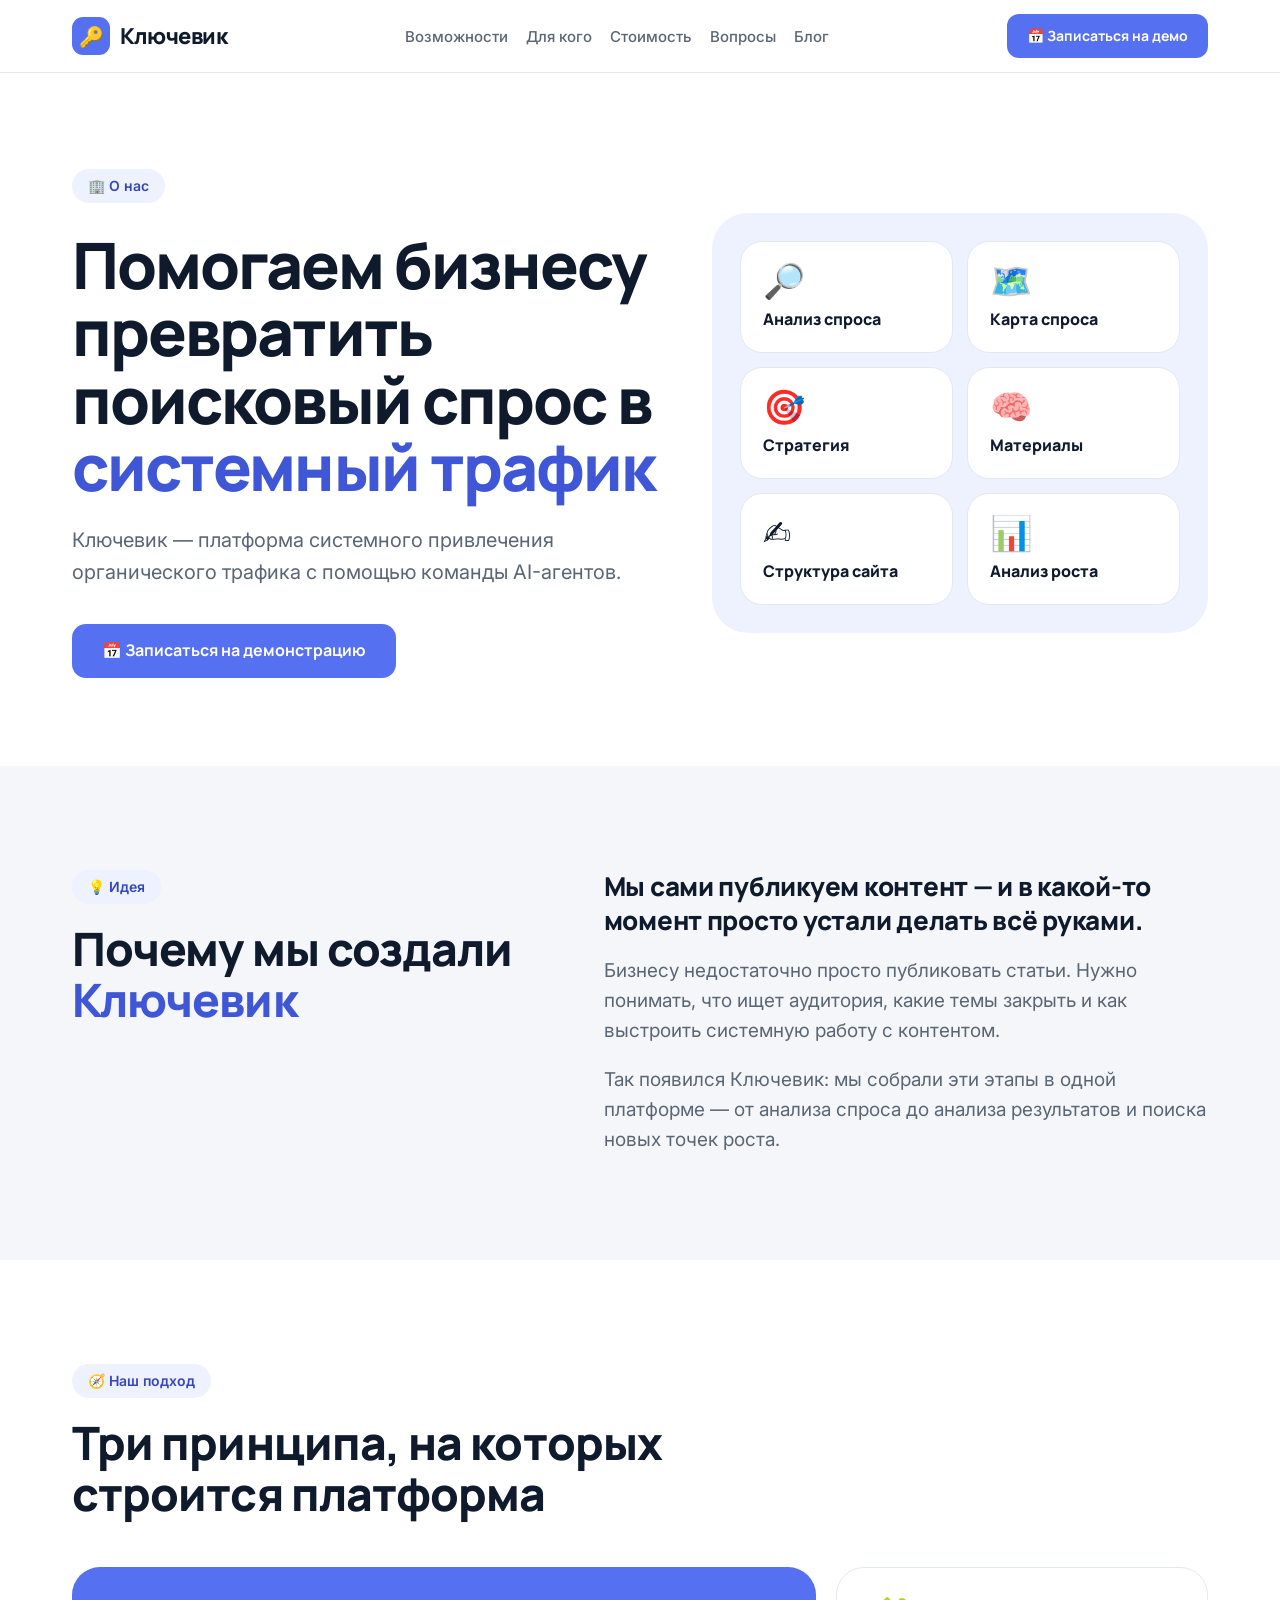
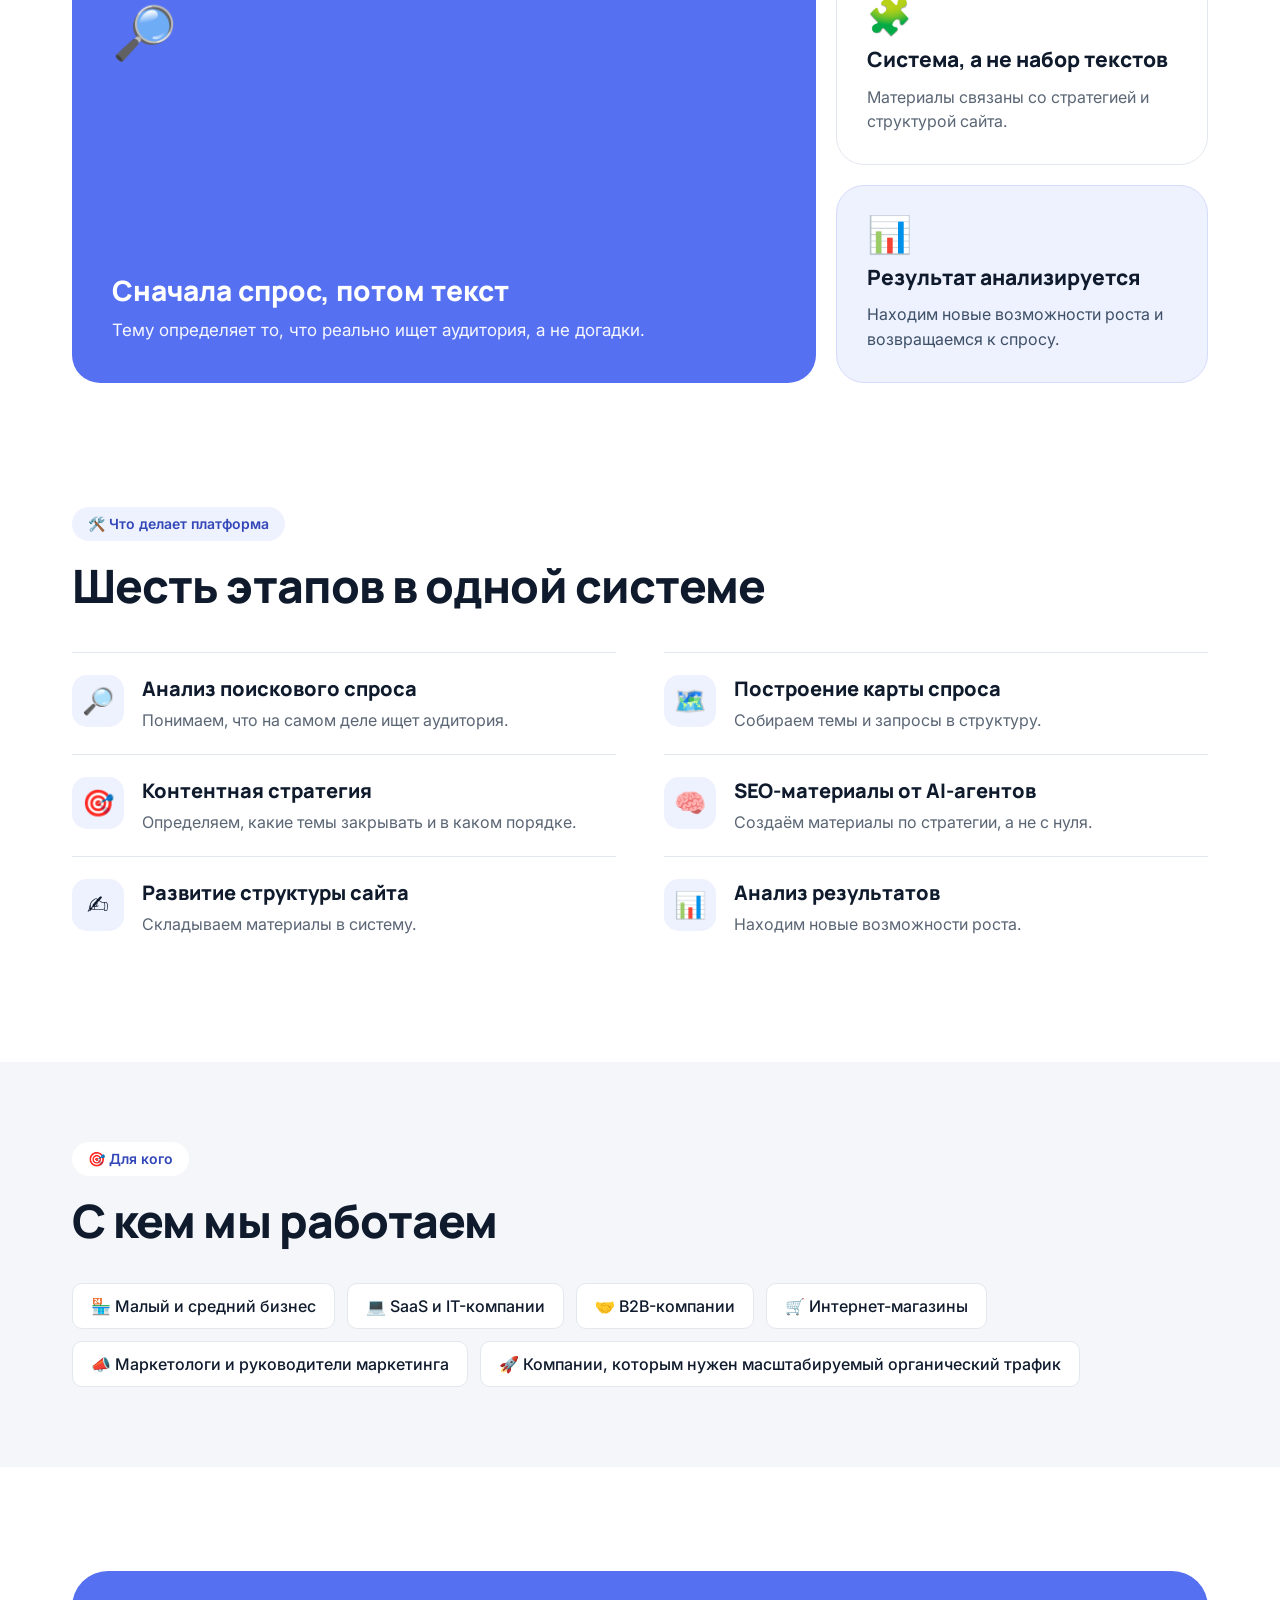
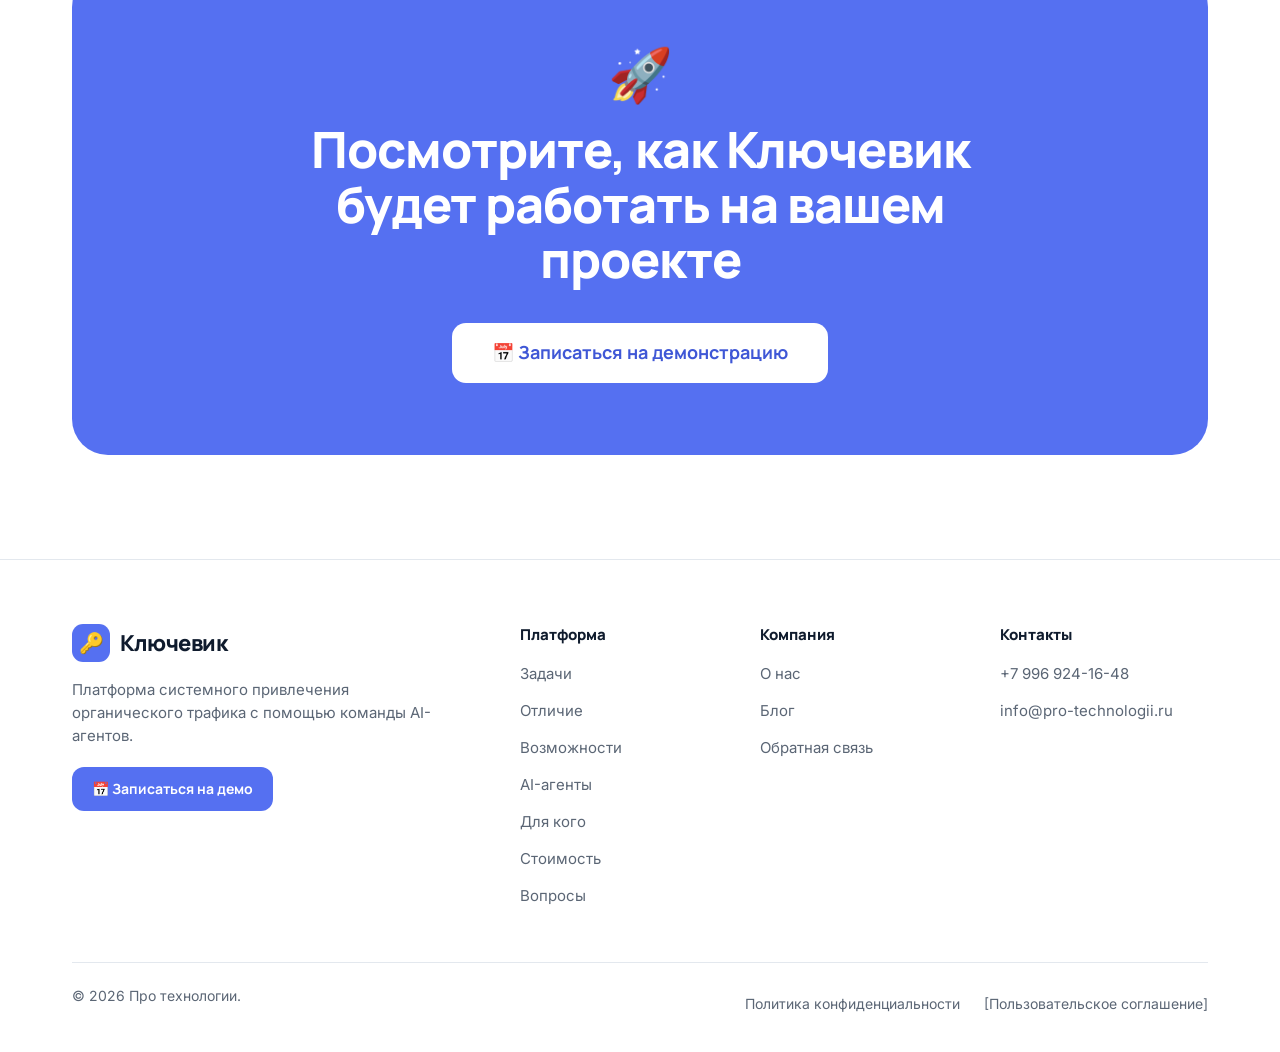
<file: about.html>
<!doctype html>
<html lang="ru">
<head>
<meta charset="utf-8">
<meta name="viewport" content="width=device-width, initial-scale=1">
<title>О нас — Ключевик</title>
<meta name="description" content="Ключевик — платформа системного привлечения органического трафика с помощью команды AI-агентов. Почему мы её создали и на чём она строится.">
<link rel="preconnect" href="https://fonts.googleapis.com">
<link rel="preconnect" href="https://fonts.gstatic.com" crossorigin>
<!-- шрифты не блокируют отрисовку: пока не загрузились, показывается системный -->
<link rel="stylesheet" href="https://fonts.googleapis.com/css2?family=Manrope:wght@600;700;800&family=Inter:wght@400;500;600&display=swap" media="print" onload="this.media='all'">
<noscript><link rel="stylesheet" href="https://fonts.googleapis.com/css2?family=Manrope:wght@600;700;800&family=Inter:wght@400;500;600&display=swap"></noscript>
<link rel="stylesheet" href="styles.css">
</head>
<body id="top">

<a class="skip" href="#main">Перейти к содержимому</a>

<!-- ШАПКА -->
<header class="header">
  <div class="wrap header__row">
    <a class="logo" href="/"><span class="logo__mark" aria-hidden="true">🔑</span>Ключевик</a>
    <nav class="nav" aria-label="Основное меню">
      <a href="/#features">Возможности</a>
      <a href="/#audience">Для кого</a>
      <a href="/#calc">Стоимость</a>
      <a href="/#faq">Вопросы</a>
      <a href="/blog/">Блог</a>
    </nav>
    <div class="header__actions">
      <button class="btn btn--sm" type="button" data-open-modal><span class="hide-phone">📅 Записаться на демо</span><span class="show-phone">📅 Демо</span></button>
      <button class="burger" id="burger" type="button" aria-label="Меню" aria-expanded="false" aria-controls="mobile-menu">☰</button>
    </div>
  </div>
  <div class="mmenu" id="mobile-menu" hidden>
    <a href="/#features">Возможности</a>
    <a href="/#audience">Для кого</a>
    <a href="/#calc">Стоимость</a>
    <a href="/#faq">Вопросы</a>
    <a href="/blog/">Блог</a>
    <button class="btn" type="button" data-open-modal>📅 Записаться на демо</button>
  </div>
</header>

<main id="main">

<!-- О НАС: ПЕРВЫЙ ЭКРАН -->
<section class="ahero">
  <div class="wrap ahero__grid">
    <div>
      <span class="pill">🏢 О нас</span>
      <h1>Помогаем бизнесу превратить поисковый спрос в <span class="accent">системный трафик</span></h1>
      <p class="lead">Ключевик — платформа системного привлечения органического трафика с помощью команды AI-агентов.</p>
      <button class="btn" type="button" data-open-modal><span class="hide-phone">📅 Записаться на демонстрацию</span><span class="show-phone">📅 Записаться на демо</span></button>
    </div>
    <div class="tiles" aria-hidden="true">
      <div class="tile"><span>🔎</span><b>Анализ спроса</b></div>
      <div class="tile"><span>🗺️</span><b>Карта спроса</b></div>
      <div class="tile"><span>🎯</span><b>Стратегия</b></div>
      <div class="tile"><span>🧠</span><b>Материалы</b></div>
      <div class="tile"><span>✍️</span><b>Структура сайта</b></div>
      <div class="tile"><span>📊</span><b>Анализ роста</b></div>
    </div>
  </div>
</section>

<!-- О НАС: ПОЧЕМУ -->
<section class="section section--soft">
  <div class="wrap idea">
    <div class="idea__head">
      <span class="pill">💡 Идея</span>
      <h2 class="h2">Почему мы создали <span class="accent">Ключевик</span></h2>
    </div>
    <div class="idea__text">
      <p class="idea__lead">Мы сами публикуем контент — и в какой-то момент просто устали делать всё руками.</p>
      <p>Бизнесу недостаточно просто публиковать статьи. Нужно понимать, что ищет аудитория, какие темы закрыть и как выстроить системную работу с контентом.</p>
      <p>Так появился Ключевик: мы собрали эти этапы в одной платформе — от анализа спроса до анализа результатов и поиска новых точек роста.</p>
    </div>
  </div>
</section>

<!-- О НАС: ПОДХОД -->
<section class="section">
  <div class="wrap">
    <div class="head">
      <span class="pill">🧭 Наш подход</span>
      <h2 class="h2">Три принципа, на которых строится платформа</h2>
    </div>
    <div class="princ">
      <article class="lift princ__main">
        <span class="princ__emoji" aria-hidden="true">🔎</span>
        <div><h3>Сначала спрос, потом текст</h3><p>Тему определяет то, что реально ищет аудитория, а не догадки.</p></div>
      </article>
      <div class="princ__side">
        <article class="lift card card--line"><span class="card__emoji" aria-hidden="true" style="font-size:36px">🧩</span><h3>Система, а не набор текстов</h3><p>Материалы связаны со стратегией и структурой сайта.</p></article>
        <article class="lift card card--mist"><span class="card__emoji" aria-hidden="true" style="font-size:36px">📊</span><h3>Результат анализируется</h3><p>Находим новые возможности роста и возвращаемся к спросу.</p></article>
      </div>
    </div>
  </div>
</section>

<!-- О НАС: ЭТАПЫ -->
<section class="section section--stages">
  <div class="wrap">
    <div class="head">
      <span class="pill">🛠️ Что делает платформа</span>
      <h2 class="h2">Шесть этапов в одной системе</h2>
    </div>
    <ul class="stages">
      <li><span class="stages__ico" aria-hidden="true">🔎</span><div><h3>Анализ поискового спроса</h3><p>Понимаем, что на самом деле ищет аудитория.</p></div></li>
      <li><span class="stages__ico" aria-hidden="true">🗺️</span><div><h3>Построение карты спроса</h3><p>Собираем темы и запросы в структуру.</p></div></li>
      <li><span class="stages__ico" aria-hidden="true">🎯</span><div><h3>Контентная стратегия</h3><p>Определяем, какие темы закрывать и в каком порядке.</p></div></li>
      <li><span class="stages__ico" aria-hidden="true">🧠</span><div><h3>SEO-материалы от AI-агентов</h3><p>Создаём материалы по стратегии, а не с нуля.</p></div></li>
      <li><span class="stages__ico" aria-hidden="true">✍️</span><div><h3>Развитие структуры сайта</h3><p>Складываем материалы в систему.</p></div></li>
      <li><span class="stages__ico" aria-hidden="true">📊</span><div><h3>Анализ результатов</h3><p>Находим новые возможности роста.</p></div></li>
    </ul>
  </div>
</section>

<!-- О НАС: ДЛЯ КОГО -->
<section class="section section--soft section--who">
  <div class="wrap">
    <div class="head">
      <span class="pill pill--white">🎯 Для кого</span>
      <h2 class="h2">С кем мы работаем</h2>
    </div>
    <div class="who">
      <span class="chip">🏪 Малый и средний бизнес</span>
      <span class="chip">💻 SaaS и IT-компании</span>
      <span class="chip">🤝 B2B-компании</span>
      <span class="chip">🛒 Интернет-магазины</span>
      <span class="chip">📣 Маркетологи и руководители маркетинга</span>
      <span class="chip">🚀 Компании, которым нужен масштабируемый органический трафик</span>
    </div>
  </div>
</section>

<!-- О НАС: ПРИЗЫВ -->
<section class="section">
  <div class="wrap">
    <div class="final">
      <div class="final__emoji" aria-hidden="true">🚀</div>
      <h2>Посмотрите, как Ключевик будет работать на вашем проекте</h2>
      <button class="btn btn--white btn--lg" type="button" data-open-modal><span class="hide-phone">📅 Записаться на демонстрацию</span><span class="show-phone">📅 Записаться на демо</span></button>
    </div>
  </div>
</section>

</main>

<!-- ПОДВАЛ -->
<footer class="footer">
  <div class="wrap">
    <div class="footer__grid">
      <div class="footer__about">
        <div class="logo"><span class="logo__mark" aria-hidden="true">🔑</span>Ключевик</div>
        <p>Платформа системного привлечения органического трафика с помощью команды AI-агентов.</p>
        <button class="btn btn--sm" type="button" data-open-modal>📅 Записаться на демо</button>
      </div>
      <nav class="footer__col" aria-label="Платформа">
        <h4>Платформа</h4>
        <a href="/#problems">Задачи</a><a href="/#difference">Отличие</a><a href="/#features">Возможности</a><a href="/#agents">AI-агенты</a><a href="/#audience">Для кого</a><a href="/#calc">Стоимость</a><a href="/#faq">Вопросы</a>
      </nav>
      <nav class="footer__col" aria-label="Компания">
        <h4>Компания</h4>
        <a href="/about" aria-current="page">О нас</a><a href="/blog/">Блог</a><a href="/#contact">Обратная связь</a>
      </nav>
      <div class="footer__col">
        <h4>Контакты</h4>
        <span><a href="tel:+79969241648">+7 996 924-16-48</a></span><span><a href="mailto:info@pro-technologii.ru">info@pro-technologii.ru</a></span>
      </div>
    </div>
    <div class="footer__bottom">
      <span>© 2026 Про технологии.</span>
      <span class="footer__legal"><a href="/privacy">Политика конфиденциальности</a><a href="#">[Пользовательское соглашение]</a></span>
    </div>
  </div>
</footer>

<!-- ПОП-АП -->
<dialog class="modal" id="modal" aria-labelledby="modal-title">
  <button class="x" type="button" aria-label="Закрыть" data-close-modal>✕</button>
  <form class="form" id="demo-form">
    <div>
      <div class="modal__emoji" aria-hidden="true">📅</div>
      <h3 id="modal-title">Запишитесь на демонстрацию</h3>
      <p>Покажем, как Ключевик превращает поисковый спрос в органический трафик. Оставьте контакты — свяжемся.</p>
    </div>
    <label>Имя<input class="inp" type="text" name="name" autocomplete="name" required placeholder="Как к вам обращаться"></label>
    <label>Телефон<input class="inp" type="tel" name="phone" autocomplete="tel" required placeholder="+7 ___ ___-__-__"></label>
    <label>Сайт<input class="inp" type="text" name="site" required placeholder="example.ru"></label>
    <label class="agree"><input type="checkbox" required><span>Согласен на обработку персональных данных и с <a href="/privacy" target="_blank" rel="noopener">политикой конфиденциальности</a></span></label>
    <button class="btn btn--block" type="submit">Записаться на демо</button>
  </form>
  <div class="done" id="demo-done" hidden>
    <div class="done__emoji" aria-hidden="true">🎉</div>
    <h3>Заявка отправлена!</h3>
    <p>Спасибо! Мы свяжемся с вами, чтобы согласовать время демонстрации.</p>
    <button class="btn" type="button" data-close-modal>Отлично</button>
  </div>
</dialog>

<script src="script.js"></script>
</body>
</html>
</file>
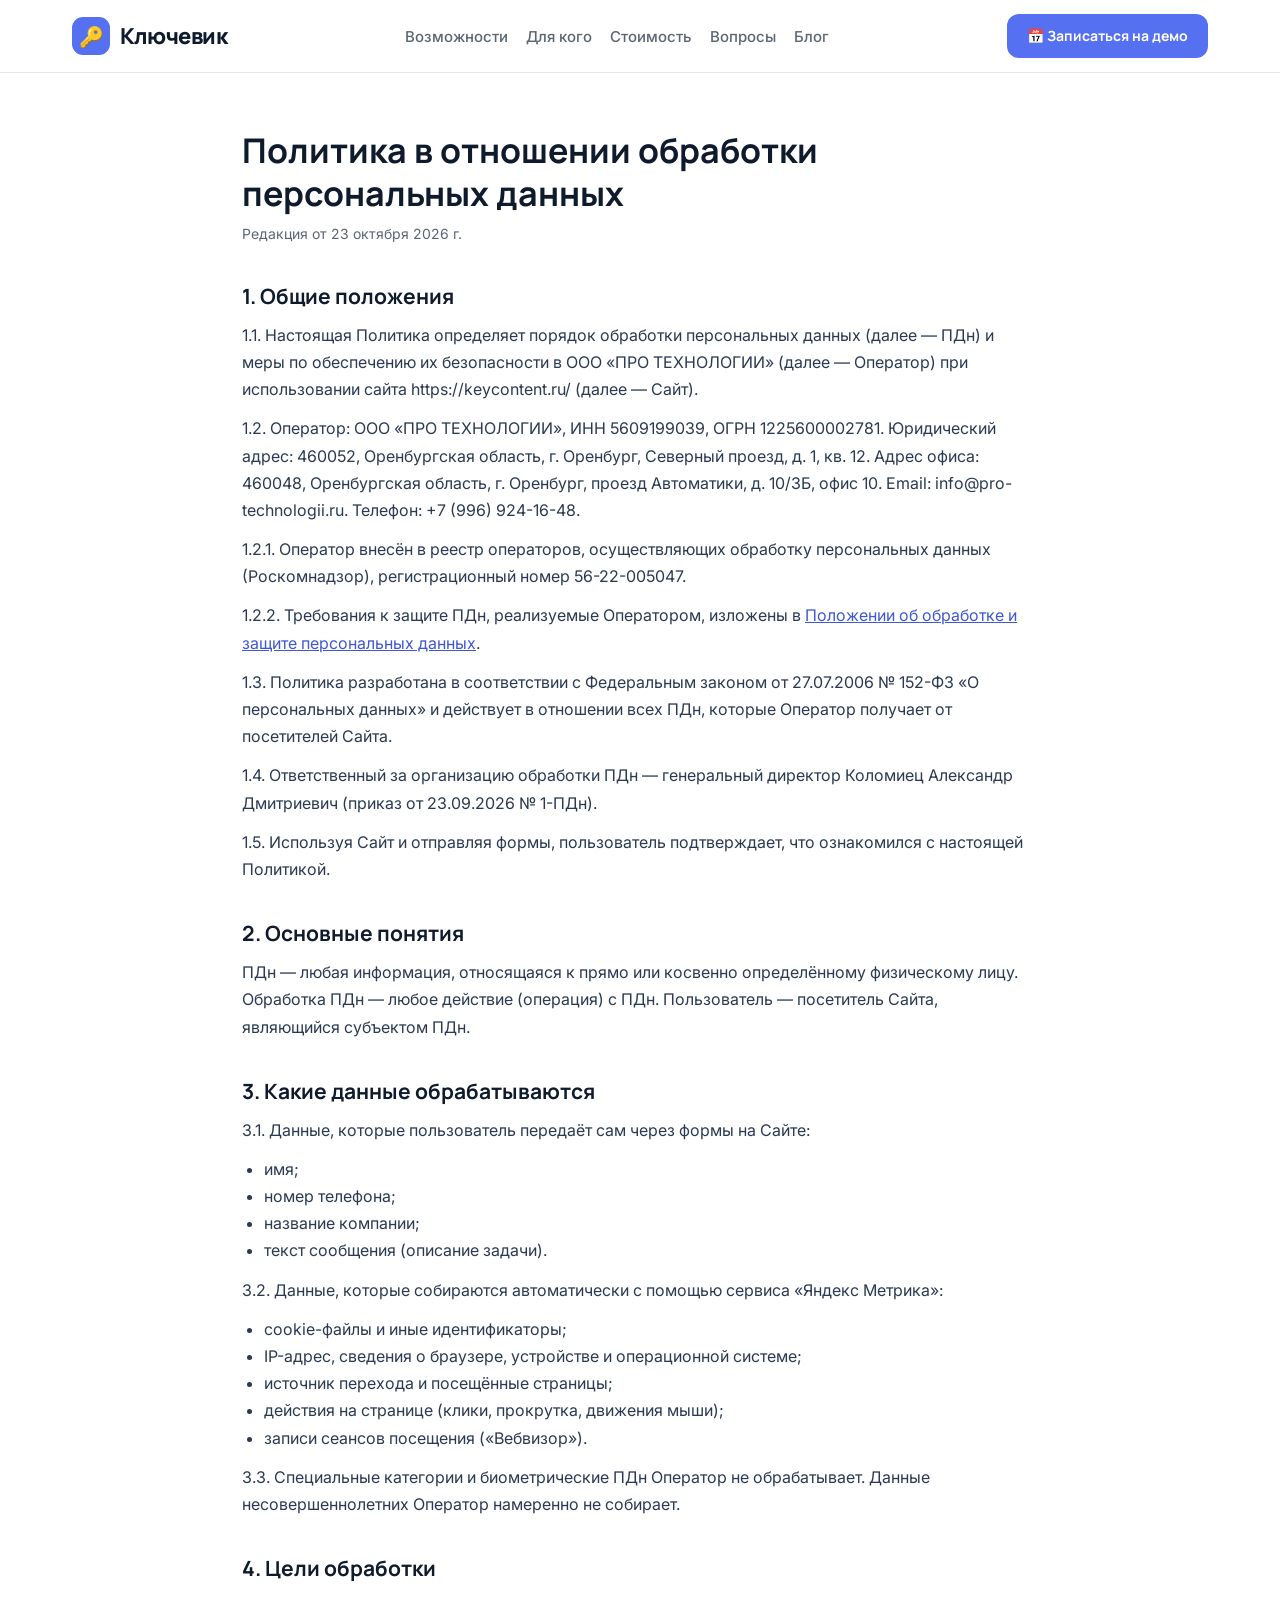
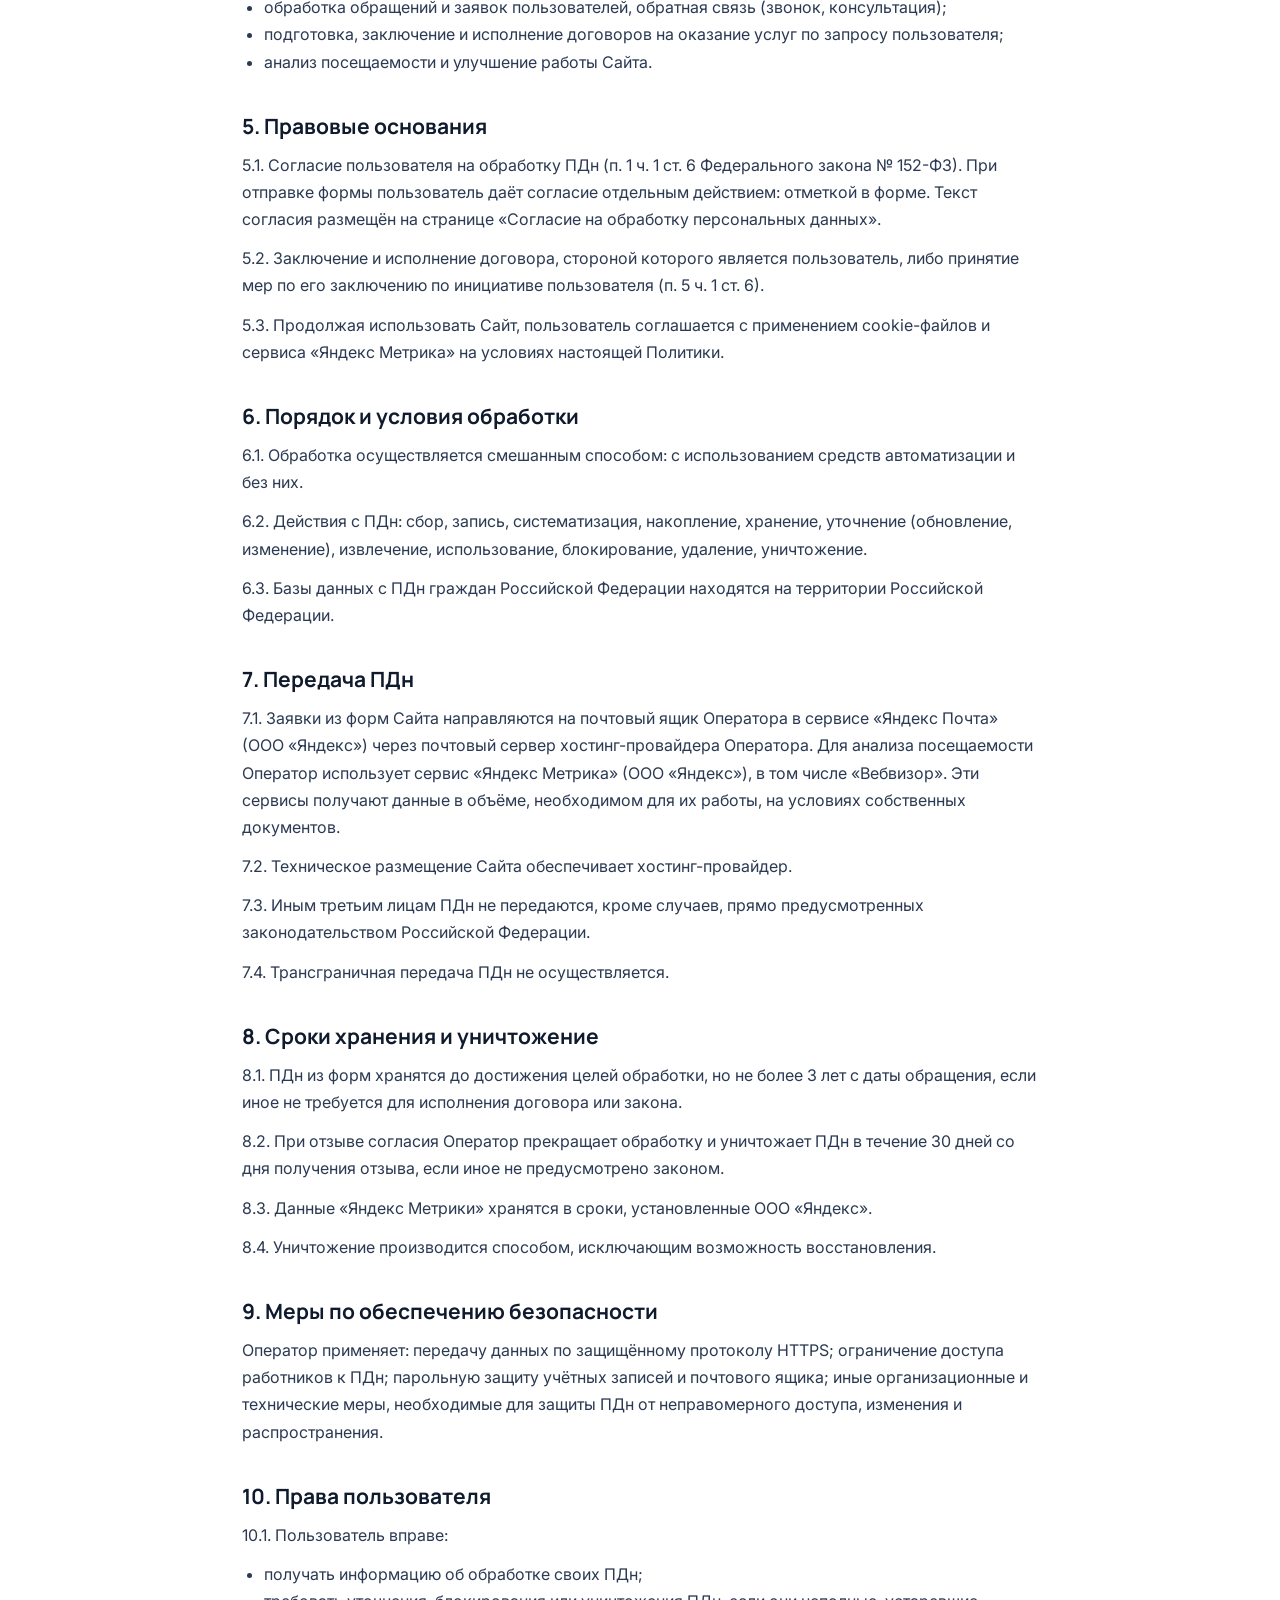
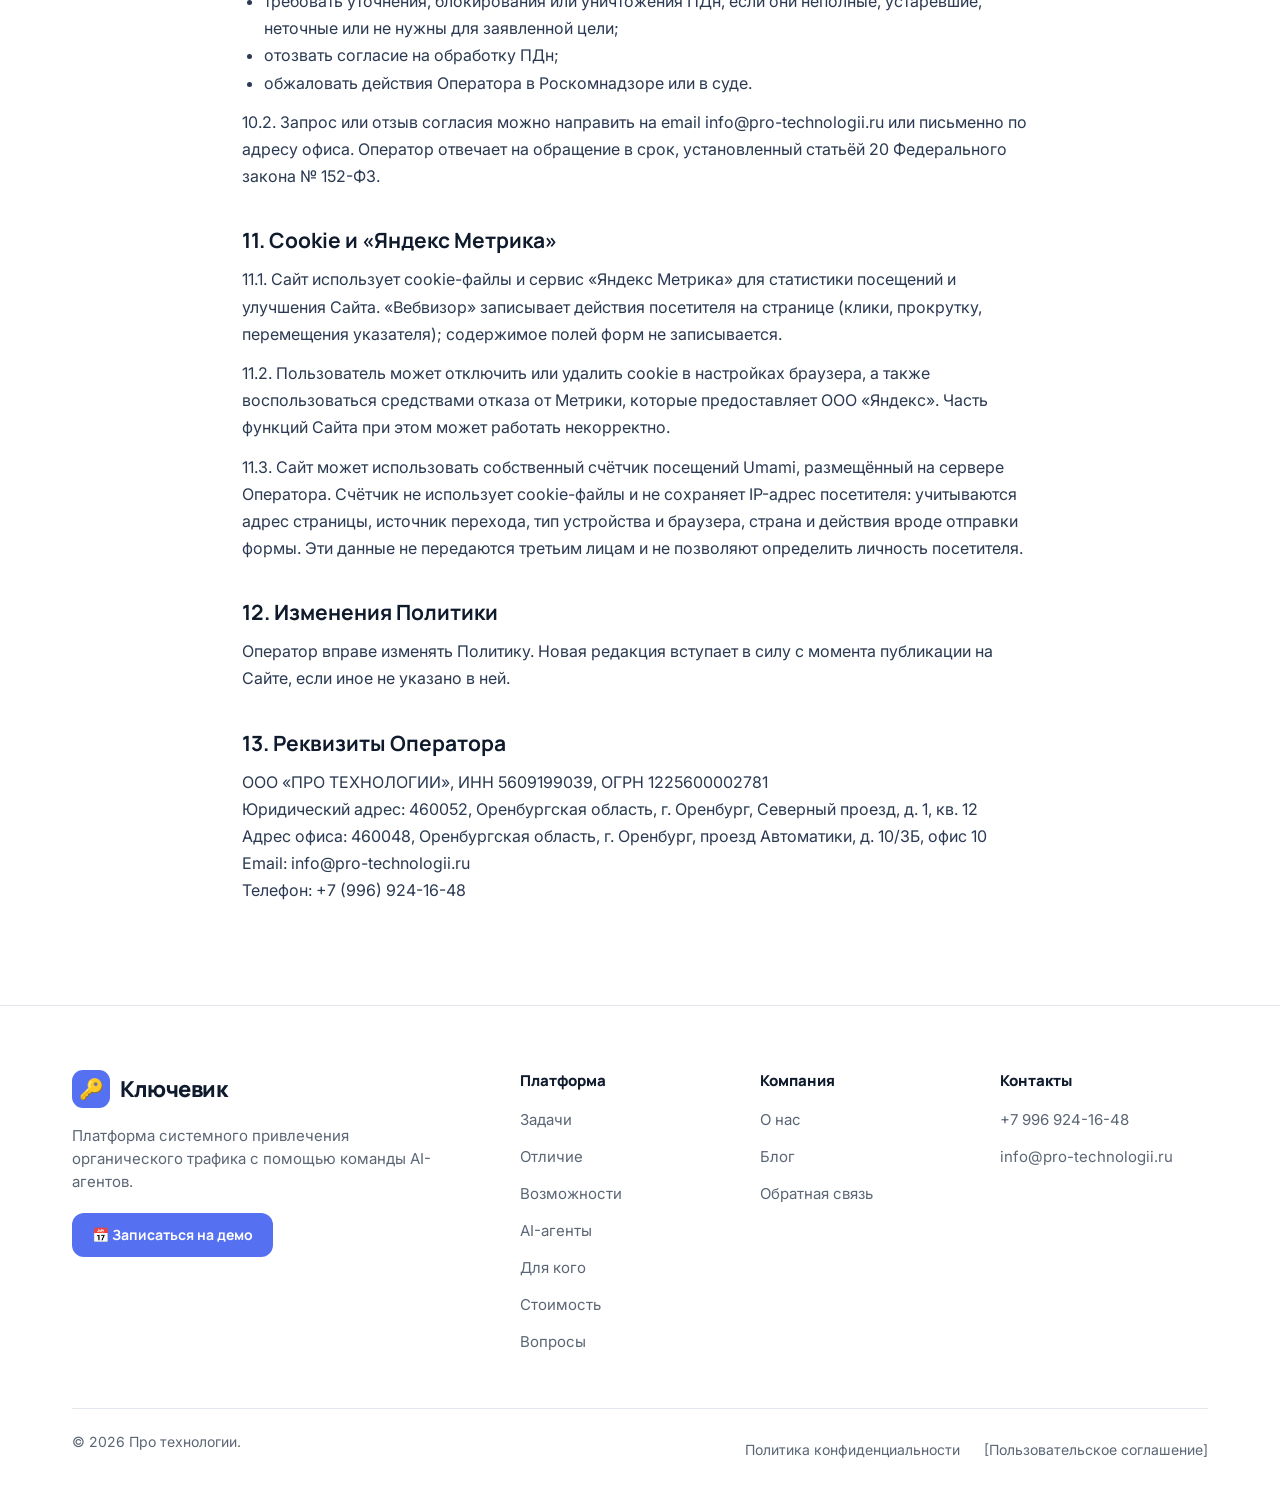
<file: privacy.html>
<!doctype html>
<html lang="ru">
<head>
<meta charset="utf-8">
<meta name="viewport" content="width=device-width, initial-scale=1">
<title>Политика обработки персональных данных — Ключевик</title>
<meta name="description" content="Политика в отношении обработки персональных данных посетителей сайта keycontent.ru.">
<link rel="canonical" href="https://keycontent.ru/privacy">
<link rel="preconnect" href="https://fonts.googleapis.com">
<link rel="preconnect" href="https://fonts.gstatic.com" crossorigin>
<!-- шрифты не блокируют отрисовку: пока не загрузились, показывается системный -->
<link rel="stylesheet" href="https://fonts.googleapis.com/css2?family=Manrope:wght@600;700;800&family=Inter:wght@400;500;600&display=swap" media="print" onload="this.media='all'">
<noscript><link rel="stylesheet" href="https://fonts.googleapis.com/css2?family=Manrope:wght@600;700;800&family=Inter:wght@400;500;600&display=swap"></noscript>
<link rel="stylesheet" href="styles.css">
<style>.legal{padding:56px 0 88px}.legal h1{font-size:34px;line-height:1.25;margin:0 0 8px}.legal .date{color:var(--gray);font-size:14px;margin:0 0 32px}.legal h2{font-size:21px;margin:36px 0 12px}.legal p,.legal li{font-size:16px;line-height:1.7;color:#2b3a52}.legal p{margin:0 0 12px}.legal ul{margin:0 0 12px;padding-left:22px;list-style:disc}.legal a{color:var(--blue-t);text-decoration:underline}@media(max-width:640px){.legal{padding:36px 0 56px}.legal h1{font-size:26px}}</style>
</head>
<body id="top">

<a class="skip" href="#main">Перейти к содержимому</a>

<!-- ШАПКА -->
<header class="header">
  <div class="wrap header__row">
    <a class="logo" href="/"><span class="logo__mark" aria-hidden="true">🔑</span>Ключевик</a>
    <nav class="nav" aria-label="Основное меню">
      <a href="/#features">Возможности</a>
      <a href="/#audience">Для кого</a>
      <a href="/#calc">Стоимость</a>
      <a href="/#faq">Вопросы</a>
      <a href="/blog/">Блог</a>
    </nav>
    <div class="header__actions">
      <button class="btn btn--sm" type="button" data-open-modal><span class="hide-phone">📅 Записаться на демо</span><span class="show-phone">📅 Демо</span></button>
      <button class="burger" id="burger" type="button" aria-label="Меню" aria-expanded="false" aria-controls="mobile-menu">☰</button>
    </div>
  </div>
  <div class="mmenu" id="mobile-menu" hidden>
    <a href="/#features">Возможности</a>
    <a href="/#audience">Для кого</a>
    <a href="/#calc">Стоимость</a>
    <a href="/#faq">Вопросы</a>
    <a href="/blog/">Блог</a>
    <button class="btn" type="button" data-open-modal>📅 Записаться на демо</button>
  </div>
</header>

<main id="main">
<section class="legal"><div class="wrap wrap--narrow">
<h1>Политика в отношении обработки персональных данных</h1>
<p class="date">Редакция от 23 октября 2026 г.</p>
<h2>1. Общие положения</h2>
<p>1.1. Настоящая Политика определяет порядок обработки персональных данных (далее — ПДн) и меры по обеспечению их безопасности в ООО «ПРО ТЕХНОЛОГИИ» (далее — Оператор) при использовании сайта https://keycontent.ru/ (далее — Сайт).</p>
<p>1.2. Оператор: ООО «ПРО ТЕХНОЛОГИИ», ИНН 5609199039, ОГРН 1225600002781. Юридический адрес: 460052, Оренбургская область, г. Оренбург, Северный проезд, д. 1, кв. 12. Адрес офиса: 460048, Оренбургская область, г. Оренбург, проезд Автоматики, д. 10/3Б, офис 10. Email: info@pro-technologii.ru. Телефон: +7 (996) 924-16-48.</p>
<p>1.2.1. Оператор внесён в реестр операторов, осуществляющих обработку персональных данных (Роскомнадзор), регистрационный номер 56-22-005047.</p>
<p>1.2.2. Требования к защите ПДн, реализуемые Оператором, изложены в <a href="https://pro-technologii.ru/pdn-regulations">Положении об обработке и защите персональных данных</a>.</p>
<p>1.3. Политика разработана в соответствии с Федеральным законом от 27.07.2006 № 152-ФЗ «О персональных данных» и действует в отношении всех ПДн, которые Оператор получает от посетителей Сайта.</p>
<p>1.4. Ответственный за организацию обработки ПДн — генеральный директор Коломиец Александр Дмитриевич (приказ от 23.09.2026 № 1-ПДн).</p>
<p>1.5. Используя Сайт и отправляя формы, пользователь подтверждает, что ознакомился с настоящей Политикой.</p>
<h2>2. Основные понятия</h2>
<p>ПДн — любая информация, относящаяся к прямо или косвенно определённому физическому лицу. Обработка ПДн — любое действие (операция) с ПДн. Пользователь — посетитель Сайта, являющийся субъектом ПДн.</p>
<h2>3. Какие данные обрабатываются</h2>
<p>3.1. Данные, которые пользователь передаёт сам через формы на Сайте:</p>
<ul><li>имя;</li><li>номер телефона;</li><li>название компании;</li><li>текст сообщения (описание задачи).</li></ul>
<p>3.2. Данные, которые собираются автоматически с помощью сервиса «Яндекс Метрика»:</p>
<ul><li>cookie-файлы и иные идентификаторы;</li><li>IP-адрес, сведения о браузере, устройстве и операционной системе;</li><li>источник перехода и посещённые страницы;</li><li>действия на странице (клики, прокрутка, движения мыши);</li><li>записи сеансов посещения («Вебвизор»).</li></ul>
<p>3.3. Специальные категории и биометрические ПДн Оператор не обрабатывает. Данные несовершеннолетних Оператор намеренно не собирает.</p>
<h2>4. Цели обработки</h2>
<ul><li>обработка обращений и заявок пользователей, обратная связь (звонок, консультация);</li><li>подготовка, заключение и исполнение договоров на оказание услуг по запросу пользователя;</li><li>анализ посещаемости и улучшение работы Сайта.</li></ul>
<h2>5. Правовые основания</h2>
<p>5.1. Согласие пользователя на обработку ПДн (п. 1 ч. 1 ст. 6 Федерального закона № 152-ФЗ). При отправке формы пользователь даёт согласие отдельным действием: отметкой в форме. Текст согласия размещён на странице «Согласие на обработку персональных данных».</p>
<p>5.2. Заключение и исполнение договора, стороной которого является пользователь, либо принятие мер по его заключению по инициативе пользователя (п. 5 ч. 1 ст. 6).</p>
<p>5.3. Продолжая использовать Сайт, пользователь соглашается с применением cookie-файлов и сервиса «Яндекс Метрика» на условиях настоящей Политики.</p>
<h2>6. Порядок и условия обработки</h2>
<p>6.1. Обработка осуществляется смешанным способом: с использованием средств автоматизации и без них.</p>
<p>6.2. Действия с ПДн: сбор, запись, систематизация, накопление, хранение, уточнение (обновление, изменение), извлечение, использование, блокирование, удаление, уничтожение.</p>
<p>6.3. Базы данных с ПДн граждан Российской Федерации находятся на территории Российской Федерации.</p>
<h2>7. Передача ПДн</h2>
<p>7.1. Заявки из форм Сайта направляются на почтовый ящик Оператора в сервисе «Яндекс Почта» (ООО «Яндекс») через почтовый сервер хостинг-провайдера Оператора. Для анализа посещаемости Оператор использует сервис «Яндекс Метрика» (ООО «Яндекс»), в том числе «Вебвизор». Эти сервисы получают данные в объёме, необходимом для их работы, на условиях собственных документов.</p>
<p>7.2. Техническое размещение Сайта обеспечивает хостинг-провайдер.</p>
<p>7.3. Иным третьим лицам ПДн не передаются, кроме случаев, прямо предусмотренных законодательством Российской Федерации.</p>
<p>7.4. Трансграничная передача ПДн не осуществляется.</p>
<h2>8. Сроки хранения и уничтожение</h2>
<p>8.1. ПДн из форм хранятся до достижения целей обработки, но не более 3 лет с даты обращения, если иное не требуется для исполнения договора или закона.</p>
<p>8.2. При отзыве согласия Оператор прекращает обработку и уничтожает ПДн в течение 30 дней со дня получения отзыва, если иное не предусмотрено законом.</p>
<p>8.3. Данные «Яндекс Метрики» хранятся в сроки, установленные ООО «Яндекс».</p>
<p>8.4. Уничтожение производится способом, исключающим возможность восстановления.</p>
<h2>9. Меры по обеспечению безопасности</h2>
<p>Оператор применяет: передачу данных по защищённому протоколу HTTPS; ограничение доступа работников к ПДн; парольную защиту учётных записей и почтового ящика; иные организационные и технические меры, необходимые для защиты ПДн от неправомерного доступа, изменения и распространения.</p>
<h2>10. Права пользователя</h2>
<p>10.1. Пользователь вправе:</p>
<ul><li>получать информацию об обработке своих ПДн;</li><li>требовать уточнения, блокирования или уничтожения ПДн, если они неполные, устаревшие, неточные или не нужны для заявленной цели;</li><li>отозвать согласие на обработку ПДн;</li><li>обжаловать действия Оператора в Роскомнадзоре или в суде.</li></ul>
<p>10.2. Запрос или отзыв согласия можно направить на email info@pro-technologii.ru или письменно по адресу офиса. Оператор отвечает на обращение в срок, установленный статьёй 20 Федерального закона № 152-ФЗ.</p>
<h2 id="cookie">11. Cookie и «Яндекс Метрика»</h2>
<p>11.1. Сайт использует cookie-файлы и сервис «Яндекс Метрика» для статистики посещений и улучшения Сайта. «Вебвизор» записывает действия посетителя на странице (клики, прокрутку, перемещения указателя); содержимое полей форм не записывается.</p>
<p>11.2. Пользователь может отключить или удалить cookie в настройках браузера, а также воспользоваться средствами отказа от Метрики, которые предоставляет ООО «Яндекс». Часть функций Сайта при этом может работать некорректно.</p>
<p>11.3. Сайт может использовать собственный счётчик посещений Umami, размещённый на сервере Оператора. Счётчик не использует cookie-файлы и не сохраняет IP-адрес посетителя: учитываются адрес страницы, источник перехода, тип устройства и браузера, страна и действия вроде отправки формы. Эти данные не передаются третьим лицам и не позволяют определить личность посетителя.</p>
<h2>12. Изменения Политики</h2>
<p>Оператор вправе изменять Политику. Новая редакция вступает в силу с момента публикации на Сайте, если иное не указано в ней.</p>
<h2>13. Реквизиты Оператора</h2>
<p>ООО «ПРО ТЕХНОЛОГИИ», ИНН 5609199039, ОГРН 1225600002781<br>Юридический адрес: 460052, Оренбургская область, г. Оренбург, Северный проезд, д. 1, кв. 12<br>Адрес офиса: 460048, Оренбургская область, г. Оренбург, проезд Автоматики, д. 10/3Б, офис 10<br>Email: info@pro-technologii.ru<br>Телефон: +7 (996) 924-16-48</p>
</div></section>
</main>

<!-- ПОДВАЛ -->
<footer class="footer">
  <div class="wrap">
    <div class="footer__grid">
      <div class="footer__about">
        <div class="logo"><span class="logo__mark" aria-hidden="true">🔑</span>Ключевик</div>
        <p>Платформа системного привлечения органического трафика с помощью команды AI-агентов.</p>
        <button class="btn btn--sm" type="button" data-open-modal>📅 Записаться на демо</button>
      </div>
      <nav class="footer__col" aria-label="Платформа">
        <h4>Платформа</h4>
        <a href="/#problems">Задачи</a><a href="/#difference">Отличие</a><a href="/#features">Возможности</a><a href="/#agents">AI-агенты</a><a href="/#audience">Для кого</a><a href="/#calc">Стоимость</a><a href="/#faq">Вопросы</a>
      </nav>
      <nav class="footer__col" aria-label="Компания">
        <h4>Компания</h4>
        <a href="/about">О нас</a><a href="/blog/">Блог</a><a href="/#contact">Обратная связь</a>
      </nav>
      <div class="footer__col">
        <h4>Контакты</h4>
        <span><a href="tel:+79969241648">+7 996 924-16-48</a></span><span><a href="mailto:info@pro-technologii.ru">info@pro-technologii.ru</a></span>
      </div>
    </div>
    <div class="footer__bottom">
      <span>© 2026 Про технологии.</span>
      <span class="footer__legal"><a href="/privacy">Политика конфиденциальности</a><a href="#">[Пользовательское соглашение]</a></span>
    </div>
  </div>
</footer>

<!-- ПОП-АП -->
<dialog class="modal" id="modal" aria-labelledby="modal-title">
  <button class="x" type="button" aria-label="Закрыть" data-close-modal>✕</button>
  <form class="form" id="demo-form">
    <div>
      <div class="modal__emoji" aria-hidden="true">📅</div>
      <h3 id="modal-title">Запишитесь на демонстрацию</h3>
      <p>Покажем, как Ключевик превращает поисковый спрос в органический трафик. Оставьте контакты — свяжемся.</p>
    </div>
    <label>Имя<input class="inp" type="text" name="name" autocomplete="name" required placeholder="Как к вам обращаться"></label>
    <label>Телефон<input class="inp" type="tel" name="phone" autocomplete="tel" required placeholder="+7 ___ ___-__-__"></label>
    <label>Сайт<input class="inp" type="text" name="site" required placeholder="example.ru"></label>
    <label class="agree"><input type="checkbox" required><span>Согласен на обработку персональных данных и с <a href="/privacy" target="_blank" rel="noopener">политикой конфиденциальности</a></span></label>
    <button class="btn btn--block" type="submit">Записаться на демо</button>
  </form>
  <div class="done" id="demo-done" hidden>
    <div class="done__emoji" aria-hidden="true">🎉</div>
    <h3>Заявка отправлена!</h3>
    <p>Спасибо! Мы свяжемся с вами, чтобы согласовать время демонстрации.</p>
    <button class="btn" type="button" data-close-modal>Отлично</button>
  </div>
</dialog>

<script src="script.js"></script>
</body>
</html>
</file>
<file: styles.css>
/* ============ Ключевик — лендинг ============
   Брейкпоинты:
   desktop  — от 1081px
   tablet   — 641–1080px
   phone    — до 640px
*/

:root{
  --ink:#0F1B2D; --gray:#5B6675; --line:#E3E8EE; --soft:#F4F6F9;
  --blue:#5570F1; --on-blue:#fff; --blue-d:#4259D9; --blue-t:#3F57D6;
  --sky:#93A5F7; --sky2:#C9D2FB; --mist:#EEF1FE; --mist2:#D5DCFB; --mist-t:#3347B8;
  --ring:rgba(85,112,241,.35);
  --fh:Manrope,Inter,system-ui,sans-serif; --fb:Inter,system-ui,sans-serif;
  --gutter:32px;
}

*,*::before,*::after{box-sizing:border-box}
html{scroll-behavior:smooth;scroll-padding-top:84px;-webkit-text-size-adjust:100%}
body{margin:0;font-family:var(--fb);color:var(--ink);background:#fff;-webkit-font-smoothing:antialiased;overflow-x:hidden}
h1,h2,h3,h4{font-family:var(--fh);margin:0}
p{margin:0}
a{color:inherit;text-decoration:none}
ul,ol{margin:0;padding:0;list-style:none}
button{font:inherit}
img,svg{max-width:100%}
:focus-visible{outline:3px solid var(--ring);outline-offset:2px}

.skip{position:absolute;left:-9999px;top:8px;z-index:200;background:#fff;padding:10px 16px;border-radius:10px}
.skip:focus{left:8px}

.wrap{max-width:1200px;margin:0 auto;padding:0 var(--gutter);width:100%}
.wrap--narrow{max-width:860px}

/* ---------- общие элементы ---------- */
.btn{display:inline-flex;align-items:center;justify-content:center;gap:10px;min-height:54px;padding:0 30px;border-radius:14px;background:var(--blue);color:var(--on-blue);font-family:var(--fh);font-weight:700;font-size:16px;line-height:1.2;border:0;cursor:pointer;text-align:center;transition:transform .2s,background .2s}
.btn:hover{transform:translateY(-2px);background:var(--blue-d)}
.btn--sm{min-height:44px;padding:0 20px;font-size:14px;border-radius:12px}
.btn--lg{min-height:60px;padding:0 40px;font-size:18px}
.btn--white{background:#fff;color:var(--blue-t)}
.btn--white:hover{background:#fff}
.btn--block{width:100%}

.pill{display:inline-flex;align-items:center;gap:8px;padding:8px 16px;border-radius:999px;background:var(--mist);color:var(--mist-t);font-size:14px;font-weight:600;line-height:1.3}
.pill--white{background:#fff}
.accent{color:var(--blue-t)}
.mark{text-decoration:underline;text-decoration-color:var(--sky);text-decoration-thickness:.09em;text-underline-offset:.3em;text-decoration-skip-ink:none}
.h2{font-size:clamp(28px,4vw,46px);font-weight:800;line-height:1.1;letter-spacing:-.02em}
.lead{font-size:18px;line-height:1.6;color:var(--gray)}

.section{padding:104px 0}
.section--tight{padding:40px 0 104px}
.section--mist{background:var(--mist)}
.section--soft{background:var(--soft)}

.head{max-width:780px}
.head--wide{max-width:900px}
.head--center{max-width:780px;margin:0 auto;text-align:center}
.head .h2{margin-top:20px}
.head .lead{margin-top:18px}

.lift{transition:transform .25s,box-shadow .25s,border-color .25s}
.lift:hover{transform:translateY(-4px);box-shadow:0 20px 44px rgba(15,27,45,.09);border-color:var(--mist2)}

.card{border-radius:26px;padding:30px;display:flex;flex-direction:column;gap:12px}
.card h3{font-size:20px;font-weight:800;line-height:1.25}
.card p{font-size:16px;line-height:1.55;color:var(--gray)}
.card--soft{background:var(--soft);border:1px solid var(--line)}
.card--line{background:#fff;border:1.5px solid var(--line)}
.card--mist{background:var(--mist);border:1px solid var(--mist2)}
.card--mist p{color:#3E5067}
.card__emoji{font-size:40px;line-height:1}
.card__emoji--l{font-size:44px}
.card__emoji--xl{font-size:56px}

/* ---------- шапка ---------- */
.header{position:sticky;top:0;z-index:50;background:rgba(255,255,255,.9);-webkit-backdrop-filter:blur(12px);backdrop-filter:blur(12px);border-bottom:1px solid var(--line)}
.header__row{display:flex;align-items:center;justify-content:space-between;height:72px;gap:16px}
.logo{display:flex;align-items:center;gap:10px;font-family:var(--fh);font-weight:800;font-size:22px;letter-spacing:-.02em}
.logo__mark{width:38px;height:38px;border-radius:11px;background:var(--blue);display:flex;align-items:center;justify-content:center;font-size:20px}
.nav{display:flex;align-items:center;gap:0}
.nav a{font-size:15px;font-weight:500;color:var(--gray);padding:10px 9px;white-space:nowrap;border-radius:10px;transition:color .2s,background .2s}
.nav a:hover{color:var(--blue-t);background:var(--mist)}
.header__actions{display:flex;align-items:center;gap:10px;flex:0 0 auto}
.header__actions .btn{white-space:nowrap}
.header .logo{flex:0 0 auto}
.burger{display:none;width:44px;height:44px;align-items:center;justify-content:center;border:1.5px solid var(--line);border-radius:12px;background:#fff;font-size:20px;cursor:pointer;color:var(--ink)}
.show-phone{display:none}
.mmenu{position:absolute;top:72px;left:0;right:0;background:#fff;border-bottom:1px solid var(--line);padding:8px var(--gutter) 20px;box-shadow:0 20px 40px rgba(15,27,45,.10);max-height:calc(100vh - 72px);overflow:auto}
.mmenu[hidden]{display:none}
.mmenu a{display:flex;align-items:center;min-height:52px;font-family:var(--fh);font-weight:700;font-size:18px;border-bottom:1px solid var(--line)}
.mmenu .btn{width:100%;margin-top:16px}

/* ---------- hero ---------- */
.hero{padding:140px 0 150px}
.hero__inner{display:flex;flex-direction:column;align-items:center;text-align:center}
.hero h1{margin-top:32px;max-width:1080px;font-size:clamp(36px,6vw,76px);font-weight:800;line-height:1.03;letter-spacing:-.035em}
.hero p{margin-top:28px;max-width:660px;font-size:21px;line-height:1.55;color:var(--gray)}
.hero .btn{margin-top:40px}

/* ---------- бегущая строка ---------- */
.marquee{background:var(--soft);border-top:1px solid var(--line);border-bottom:1px solid var(--line);padding:26px 0;overflow:hidden;white-space:nowrap}
.marquee__track{display:inline-flex;align-items:center;animation:run 38s linear infinite}
.marquee:hover .marquee__track{animation-play-state:paused}
.marquee__item{display:inline-flex;align-items:center;font-family:var(--fh);font-weight:800;font-size:26px;letter-spacing:-.01em}
.marquee__item span{padding:0 28px}
.marquee__item i{width:8px;height:8px;border-radius:50%;background:var(--sky)}
@keyframes run{to{transform:translateX(-50%)}}

/* ---------- проблемы (bento) ---------- */
.bento{margin-top:52px;display:grid;grid-template-columns:repeat(6,1fr);gap:20px}
.bento__a{grid-column:span 4;min-height:260px;padding:40px;justify-content:space-between}
.bento__a h3{font-size:26px;letter-spacing:-.01em}
.bento__a p{font-size:17px;margin-top:10px}
.bento__b{grid-column:span 2;padding:32px;justify-content:space-between}
.bento__b h3{font-size:21px}
.bento__b p{margin-top:8px}
.bento__c{grid-column:span 2}
.bento__d{grid-column:span 3}
.bento__e{grid-column:1/-1}
.banner{border-radius:26px;padding:36px 40px;background:var(--blue);color:var(--on-blue);display:flex;flex-wrap:wrap;align-items:center;justify-content:space-between;gap:20px}
.banner>div{flex:1 1 300px}
.banner__emoji{font-size:34px}
.banner h3{margin-top:8px;font-size:26px;font-weight:800;line-height:1.2}
.banner p{margin-top:8px;font-size:16px;opacity:.95}

/* ---------- отличие ---------- */
.diff-head{margin-top:48px;display:grid;grid-template-columns:1fr 300px 320px;gap:20px;padding:0 28px 12px 104px;font-size:13px;font-weight:700;letter-spacing:.05em;text-transform:uppercase;color:var(--gray)}
.diff{margin-top:20px;display:flex;flex-direction:column;gap:14px}
.diff-head+.diff{margin-top:0}
.diff__row{display:grid;grid-template-columns:56px 1fr 300px 320px;align-items:center;gap:16px 20px;background:#fff;border:1.5px solid var(--line);border-radius:22px;padding:22px 28px}
.diff__icon{width:56px;height:56px;border-radius:16px;background:var(--mist);display:flex;align-items:center;justify-content:center;font-size:28px}
.diff__q{font-size:22px;font-weight:800;line-height:1.25}
.diff__bad,.diff__good{display:flex;gap:10px;align-items:center;line-height:1.4}
.diff__bad{color:var(--gray);font-size:15px}
.diff__good{font-weight:700;font-size:16px;background:var(--blue);color:var(--on-blue);border-radius:14px;padding:14px 16px}
.diff__lab{display:none;margin-bottom:2px;font-size:11px;font-weight:700;letter-spacing:.05em;text-transform:uppercase;opacity:.75}
.ico{flex:0 0 28px;height:28px;border-radius:50%;display:flex;align-items:center;justify-content:center;font-size:13px;font-weight:700}
.ico--bad{background:var(--soft)}
.ico--good{background:#fff;color:var(--blue-t);font-size:14px}

/* ---------- возможности ---------- */
.feat{margin-top:48px;display:grid;grid-template-columns:repeat(12,1fr);gap:20px}
.fcard{grid-column:span 5;min-width:0;border-radius:26px;padding:36px;display:flex;flex-direction:column;gap:20px}
.fcard--w{grid-column:span 7}
.fcard h3{font-size:24px;font-weight:800;line-height:1.2}
.fcard--w h3{font-size:26px}
.fcard p{margin-top:8px;font-size:16px;line-height:1.55;color:var(--gray)}
.fcard.card--mist p{color:#3E5067}
.fcard small{font-size:12px;color:var(--gray)}
.fcard--split{flex-direction:row;flex-wrap:wrap;align-items:center;gap:28px}
.fcard__col{flex:1 1 260px;display:flex;flex-direction:column;gap:20px}
.fcard__top{display:flex;align-items:center;gap:14px}
.fcard__ico{width:52px;height:52px;border-radius:15px;background:#fff;display:flex;align-items:center;justify-content:center;font-size:26px}
.fcard__ico--mist{background:var(--mist)}
.fcard__step{font-size:13px;font-weight:700;color:var(--blue-t)}
.chips{display:flex;flex-wrap:wrap;gap:8px}
.chip{display:inline-flex;align-items:center;gap:6px;padding:7px 12px;border-radius:10px;background:#fff;border:1px solid var(--line);font-size:13px;font-weight:500;transition:border-color .2s,background .2s}
.chip:hover{border-color:var(--sky);background:var(--mist)}
.bubbles{position:relative;height:120px;margin-top:auto}
.bubbles span{position:absolute;border-radius:50%}
.bubbles span:nth-child(1){left:38%;top:30%;width:60px;height:60px;background:var(--blue);opacity:.9}
.bubbles span:nth-child(2){left:8%;top:6%;width:38px;height:38px;background:var(--sky)}
.bubbles span:nth-child(3){left:72%;top:4%;width:30px;height:30px;background:var(--sky2)}
.bubbles span:nth-child(4){left:78%;top:58%;width:44px;height:44px;background:var(--sky);opacity:.8}
.bubbles span:nth-child(5){left:14%;top:62%;width:26px;height:26px;background:var(--sky2)}
.checks{display:flex;flex-direction:column;gap:8px}
.checks li{background:#fff;border-radius:10px;padding:10px 12px;font-size:14px;font-weight:500}
.doc{flex:1 1 240px;background:var(--soft);border-radius:18px;padding:20px;display:flex;flex-direction:column;gap:10px}
.doc i{display:block;height:8px;border-radius:4px;background:#DDE3EA}
.doc b{font-size:13px;font-weight:600;color:var(--blue-t);margin-top:4px}
.cursor{display:inline-block;width:7px;height:13px;margin-left:6px;background:var(--blue);vertical-align:-2px;animation:blink 1s steps(1) infinite}
@keyframes blink{50%{opacity:0}}
.tree{flex:1 1 240px;display:flex;flex-direction:column;gap:8px;font-size:14px;font-weight:600}
.tree>div{border-radius:10px;padding:10px 14px;background:#fff}
.tree__a{background:var(--blue)!important;color:var(--on-blue);width:70%}
.tree__b{margin-left:24px;width:62%}
.tree__c{margin-left:48px;width:54%}
.tree__next{background:#fff;border:1.5px dashed var(--sky);color:var(--blue-t)}
.bars{display:flex;align-items:flex-end;gap:10px;height:90px;margin-top:auto}
.bars span{flex:1;border-radius:6px 6px 0 0;background:var(--mist2)}
.bars span:nth-child(3){background:var(--sky2)}
.bars span:nth-child(4){background:var(--sky)}
.bars span:nth-child(5){background:var(--blue)}

/* ---------- карта спроса ---------- */
.head-row{display:flex;flex-wrap:wrap;gap:24px 32px;align-items:flex-end;justify-content:space-between}
.legend{margin-top:32px;display:flex;gap:12px;flex-wrap:wrap;align-items:center;font-size:14px;font-weight:600}
.lg{padding:7px 14px;border-radius:10px}
.lg--done{background:var(--blue);color:var(--on-blue)}
.lg--plan{background:var(--mist2)}
.lg--grow{background:#fff;border:2px dashed var(--blue);color:var(--blue-t)}
.legend__note{color:var(--gray);font-weight:500}
.map{margin-top:28px;display:grid;grid-template-columns:minmax(0,1fr) 400px;gap:28px;align-items:stretch}
.map__rows{display:flex;flex-direction:column;gap:12px;justify-content:center}
.mrow{display:flex;flex-wrap:wrap;align-items:center;gap:14px 20px;background:#fff;border:1.5px solid var(--line);border-radius:20px;padding:18px 24px}
.mrow__ico{flex:0 0 48px;height:48px;border-radius:14px;background:var(--mist);display:flex;align-items:center;justify-content:center;font-size:24px}
.mrow__name{flex:0 0 200px;font-family:var(--fh);font-weight:800;font-size:19px}
.cells{flex:1 1 240px;display:flex;gap:6px;flex-wrap:wrap}
.cells i{width:30px;height:30px;border-radius:8px;border:2px solid transparent}
.cells .d{background:var(--blue);border-color:var(--blue)}
.cells .p{background:var(--mist2);border-color:var(--mist2)}
.cells .g{background:#fff;border:2px dashed var(--blue)}
.map__note{font-size:13px;color:var(--gray)}
.next{background:var(--blue);color:var(--on-blue);border-radius:28px;padding:32px;display:flex;flex-direction:column;gap:16px}
.next__emoji{font-size:36px}
.next h3{font-size:26px;font-weight:800;line-height:1.2}
.next>p{font-size:15px;line-height:1.5;opacity:.95}
.next ul{display:flex;flex-direction:column;gap:8px}
.next li{display:flex;gap:10px;align-items:center;background:#fff;color:var(--ink);border-radius:12px;padding:12px 14px;font-size:15px;font-weight:600}

/* ---------- AI-агенты ---------- */
.agents{margin-top:56px;display:grid;grid-template-columns:repeat(4,1fr);gap:14px}
.agent{display:flex;align-items:center;gap:10px;min-width:0}
.agent__card{flex:1;min-width:0;padding:28px 22px;text-align:center;min-height:230px;border:1.5px solid var(--line);border-radius:24px}
.agent__ico{width:64px;height:64px;margin:0 auto;border-radius:20px;background:#fff;box-shadow:0 8px 22px rgba(85,112,241,.15);display:flex;align-items:center;justify-content:center;font-size:32px}
.agent__card h3{margin-top:6px;font-size:18px}
.agent__card p{font-size:15px;line-height:1.5}
.agent__arrow{font-size:22px;color:var(--sky);font-weight:700}
.loop{margin:44px auto 0;max-width:820px;padding:18px 24px;border-radius:18px;background:var(--mist);color:var(--mist-t);font-weight:600;text-align:center;line-height:1.5}

/* ---------- демо ---------- */
.steps{margin-top:44px;display:grid;grid-template-columns:repeat(4,1fr);gap:20px}
.step{min-width:0}
.step__top{display:flex;align-items:center;margin-bottom:20px}
.step__n{flex:0 0 52px;width:52px;height:52px;border-radius:50%;background:var(--blue);color:var(--on-blue);display:flex;align-items:center;justify-content:center;font-family:var(--fh);font-weight:800;font-size:20px}
.step__line{flex:1;height:3px;background:var(--mist2)}
.step__line--none{background:transparent}
.step__card{padding:26px;min-height:230px;height:calc(100% - 72px);gap:0}
.step__emoji{font-size:36px;line-height:1}
.step__card h3{margin-top:14px;font-size:20px;line-height:1.2}
.step__card p{margin-top:10px;font-size:15px}
.step__card--accent{background:var(--blue);color:var(--on-blue);border:0}
.step__card--accent p{color:var(--on-blue);opacity:.92}
.cta-row{margin-top:40px;display:flex;align-items:center;flex-wrap:wrap;gap:20px 24px}
.cta-row>span{font-size:15px;color:var(--gray)}

/* ---------- для кого ---------- */
.aud{margin-top:48px;display:grid;grid-template-columns:380px minmax(0,1fr);gap:28px;align-items:stretch}
.tabs{display:flex;flex-direction:column;gap:6px}
.tab{display:flex;align-items:center;gap:12px;width:100%;min-height:56px;padding:12px 18px;border-radius:14px;border:1.5px solid transparent;background:transparent;color:var(--ink);font-family:var(--fh);font-weight:700;font-size:16px;text-align:left;cursor:pointer;transition:background .2s,border-color .2s}
.tab:hover{background:var(--soft)}
.tab span{font-size:24px}
.tab[aria-selected="true"]{background:var(--mist);border-color:var(--mist2);color:var(--mist-t)}
.panel{border-radius:28px;background:linear-gradient(160deg,var(--mist),#fff 70%);border:1.5px solid var(--mist2);padding:44px}
.panel__emoji{font-size:56px;line-height:1}
.panel h3{margin-top:16px;font-size:30px;font-weight:800;letter-spacing:-.01em}
.panel .lead{margin-top:12px}
.panel__list{margin-top:26px;display:flex;flex-direction:column;gap:12px}
.panel__list li{display:flex;gap:12px;align-items:flex-start;font-size:17px;font-weight:500}
.panel .btn{margin-top:32px}

/* ---------- калькулятор ---------- */
.ghost{display:inline-flex;align-items:center;justify-content:center;gap:8px;min-height:48px;padding:0 24px;border-radius:14px;background:#fff;color:var(--ink);font-family:var(--fh);font-weight:700;font-size:15px;border:1.5px solid var(--line);cursor:pointer;transition:border-color .2s,transform .2s}
.ghost:hover{border-color:var(--sky);transform:translateY(-2px)}
.calc{margin-top:44px;display:grid;grid-template-columns:minmax(0,1.6fr) minmax(0,1fr);gap:24px;align-items:start}
.calc__rows{display:flex;flex-direction:column;gap:14px}
.crow{background:#fff;border:1.5px solid var(--line);border-radius:24px;padding:22px 26px}
.crow__top{display:flex;flex-wrap:wrap;align-items:center;gap:12px 14px}
.crow__ico{width:48px;height:48px;border-radius:14px;background:var(--mist);display:flex;align-items:center;justify-content:center;font-size:24px}
.crow__name{font-family:var(--fh);font-weight:800;font-size:21px}
.crow__inc{font-size:12px;font-weight:700;color:var(--mist-t);background:var(--mist);padding:6px 10px;border-radius:8px}
.crow__sub{margin-left:auto;font-size:14px;color:var(--gray);font-weight:600}
.crow__ctl{margin-top:18px;display:flex;align-items:center;gap:14px}
.cbtn{flex:0 0 44px;width:44px;height:44px;border-radius:12px;border:0;background:var(--soft);color:var(--ink);font-size:22px;line-height:1;cursor:pointer;transition:background .2s}
.cbtn:hover{background:var(--mist2)}
.crow__ctl input[type=range]{flex:1;min-width:0;height:28px;accent-color:var(--blue);cursor:pointer}
.crow__count{flex:0 0 96px;text-align:right;font-family:var(--fh);font-weight:800;font-size:22px;white-space:nowrap}
.crow__count small{font-size:14px;font-weight:600;color:var(--gray)}
.calc__presets{display:flex;flex-wrap:wrap;gap:10px;align-items:center}
.csum{position:sticky;top:96px;background:var(--blue);color:var(--on-blue);border-radius:28px;padding:32px;display:flex;flex-direction:column;gap:16px}
.csum__title{font-family:var(--fh);font-weight:800;font-size:22px}
.csum__line{display:flex;justify-content:space-between;gap:12px;font-size:16px}
.csum__line span{opacity:.95}
.csum__hr{height:1px;background:currentColor;opacity:.25}
.csum__label{font-size:14px;opacity:.9}
.csum__price{margin-top:4px;font-family:var(--fh);font-weight:800;font-size:46px;line-height:1.05;letter-spacing:-.02em}
.csum__warn{font-size:14px;line-height:1.45;background:rgba(255,255,255,.22);border-radius:12px;padding:10px 12px}
.csum__warn[hidden]{display:none}
.csum__gift{font-size:15px;font-weight:700;background:#fff;color:var(--ink);border-radius:12px;padding:12px 14px}
.csum .btn{margin-top:4px}

/* ---------- FAQ ---------- */
.faqbox{margin-top:40px;background:#fff;border-radius:26px;padding:8px 36px;border:1px solid var(--line)}
.faq-item+.faq-item{border-top:1px solid var(--line)}
.faq-item h3{font-size:inherit}
.faq{width:100%;text-align:left;background:transparent;border:0;cursor:pointer;display:flex;align-items:center;justify-content:space-between;gap:16px;padding:24px 0;font-family:var(--fh);font-weight:700;font-size:19px;color:var(--ink);min-height:44px}
.faq:hover{color:var(--blue-t)}
.faq__i{flex:0 0 36px;height:36px;border-radius:50%;background:var(--mist);color:var(--blue-t);display:flex;align-items:center;justify-content:center;font-size:22px}
.faq__a{padding:0 60px 26px 0;font-size:17px;line-height:1.6;color:var(--gray)}
.faq__a[hidden]{display:none}

/* ---------- финальный CTA ---------- */
.final{border-radius:36px;padding:72px 48px;text-align:center;background:var(--blue);color:var(--on-blue)}
.final__emoji{font-size:52px}
.final h2{margin:16px auto 0;max-width:780px;font-size:clamp(28px,4.2vw,50px);font-weight:800;line-height:1.1;letter-spacing:-.02em}
.final p{margin:20px auto 0;max-width:620px;font-size:19px;line-height:1.55;opacity:.95}
.final .btn{margin-top:36px}

/* ---------- обратная связь ---------- */
.contact{display:grid;grid-template-columns:minmax(0,1fr) minmax(0,560px);gap:48px;align-items:center}
.contact .h2{margin-top:20px}
.contact .lead{margin-top:18px;max-width:480px}
.contact__list{margin-top:28px;display:flex;flex-direction:column;gap:12px;font-size:16px;font-weight:500;color:var(--gray)}
.contact__form{background:#fff;border:1px solid var(--line);border-radius:28px;padding:36px}

/* ---------- формы ---------- */
.form{display:flex;flex-direction:column;gap:16px}
.form label{display:flex;flex-direction:column;gap:6px;font-size:14px;font-weight:600}
.inp{width:100%;min-height:50px;padding:0 16px;border:1.5px solid var(--line);border-radius:12px;font:500 16px var(--fb);color:var(--ink);background:#fff;transition:border-color .2s,box-shadow .2s}
.inp:focus{outline:none;border-color:var(--sky);box-shadow:0 0 0 4px var(--ring)}
.inp--area{padding:14px 16px;min-height:112px;resize:vertical}
.form .agree{flex-direction:row;gap:12px;align-items:flex-start;font-size:13px;font-weight:400;line-height:1.5;color:var(--gray);min-height:44px}
.agree input{flex:0 0 20px;width:20px;height:20px;margin:2px 0 0;accent-color:var(--blue)}
.done{text-align:center;padding:24px 0 8px}
.done[hidden]{display:none}
.done__emoji{font-size:64px;line-height:1}
.done h3{margin-top:16px;font-size:26px;font-weight:800}
.done p{margin-top:12px;font-size:16px;line-height:1.55;color:var(--gray)}
.done .btn{margin-top:28px}

/* ---------- поп-ап ---------- */
.modal{position:fixed;inset:0;margin:auto;width:calc(100% - 40px);max-width:520px;max-height:calc(100vh - 40px);overflow:auto;border:0;border-radius:28px;padding:40px 36px 32px;background:#fff;color:var(--ink);box-shadow:0 40px 100px rgba(15,27,45,.28);animation:pop .35s cubic-bezier(.2,.8,.2,1) both}
.modal::backdrop{background:rgba(15,27,45,.42);-webkit-backdrop-filter:blur(6px);backdrop-filter:blur(6px)}
.modal__emoji{font-size:42px;line-height:1}
.modal h3{margin-top:12px;font-size:28px;font-weight:800;line-height:1.15;letter-spacing:-.01em;padding-right:40px}
.modal .form>div p{margin-top:10px;font-size:16px;line-height:1.55;color:var(--gray)}
.x{position:absolute;top:16px;right:16px;z-index:2;width:44px;height:44px;border-radius:12px;border:0;background:var(--soft);color:var(--gray);font-size:20px;cursor:pointer;transition:background .2s}
.x:hover{background:var(--mist2);color:var(--ink)}
@keyframes pop{from{opacity:0;transform:translateY(18px) scale(.98)}to{opacity:1;transform:none}}

/* ---------- страница «О нас» ---------- */
.ahero{padding:96px 0 88px}
.ahero__grid{display:grid;grid-template-columns:minmax(0,1fr) minmax(0,.85fr);gap:56px;align-items:center}
.ahero h1{margin-top:28px;font-size:clamp(34px,5vw,64px);font-weight:800;line-height:1.05;letter-spacing:-.03em}
.ahero .lead{margin-top:24px;max-width:560px;font-size:20px}
.ahero .btn{margin-top:36px}
.tiles{background:var(--mist);border-radius:36px;padding:28px;display:grid;grid-template-columns:repeat(2,minmax(0,1fr));gap:14px}
.tile{background:#fff;border:1.5px solid var(--line);border-radius:22px;padding:22px;display:flex;flex-direction:column;gap:10px}
.tile span{font-size:34px;line-height:1}
.tile b{font-family:var(--fh);font-weight:800;font-size:16px}

.idea{display:grid;grid-template-columns:minmax(0,.8fr) minmax(0,1fr);gap:48px}
.idea__head .h2{margin-top:20px}
.idea__text{display:flex;flex-direction:column;gap:18px;font-size:19px;line-height:1.6;color:var(--gray)}
.idea__lead{font-family:var(--fh);font-weight:800;font-size:26px;line-height:1.3;letter-spacing:-.01em;color:var(--ink)}

.princ{margin-top:48px;display:grid;grid-template-columns:minmax(0,2fr) minmax(0,1fr);gap:20px}
.princ__main{background:var(--blue);color:var(--on-blue);border-radius:28px;padding:40px;display:flex;flex-direction:column;gap:14px;justify-content:space-between;min-height:300px}
.princ__main:hover{border-color:transparent}
.princ__emoji{font-size:52px;line-height:1}
.princ__main h3{font-size:28px;font-weight:800;line-height:1.15}
.princ__main p{margin-top:10px;font-size:17px;line-height:1.55;opacity:.95}
.princ__side{display:flex;flex-direction:column;gap:20px}
.princ__side .card{flex:1;border-radius:28px}
.princ__side h3{font-size:21px}

.section--stages{padding-top:20px}
.stages{margin-top:40px;display:grid;grid-template-columns:repeat(2,minmax(0,1fr));column-gap:48px}
.stages li{display:flex;gap:18px;align-items:flex-start;padding:22px 0;border-top:1px solid var(--line)}
.stages__ico{flex:0 0 52px;height:52px;border-radius:15px;background:var(--mist);display:flex;align-items:center;justify-content:center;font-size:26px}
.stages h3{font-size:20px;font-weight:800}
.stages p{margin-top:6px;font-size:16px;line-height:1.5;color:var(--gray)}

.section--who{padding:80px 0}
.who{margin-top:36px;display:flex;flex-wrap:wrap;gap:12px}
.who .chip{font-size:16px;padding:12px 18px}

/* ---------- подвал ---------- */
.footer{border-top:1px solid var(--line);padding:64px 0 32px}
.footer__grid{display:grid;grid-template-columns:2fr 1fr 1fr 1fr;gap:40px 32px}
.footer__about{max-width:360px}
.footer__about p{margin-top:16px;font-size:15px;line-height:1.55;color:var(--gray)}
.footer__about .btn{margin-top:20px}
.footer__col{display:flex;flex-direction:column;min-width:0}
.footer__col h4{font-size:15px;font-weight:800;margin-bottom:10px}
.footer__col a,.footer__col span{padding:9px 0;font-size:15px;color:var(--gray)}
.footer__col a:hover{color:var(--blue-t)}
.footer__bottom{margin-top:48px;padding-top:24px;border-top:1px solid var(--line);display:flex;flex-wrap:wrap;gap:12px 28px;justify-content:space-between;font-size:14px;color:var(--gray)}
.footer__legal{display:flex;flex-wrap:wrap;gap:8px 24px}
.footer__legal a{padding:8px 0}

/* ============================================================
   ПЛАНШЕТ: 641–1080px
   ============================================================ */
@media (max-width:1080px){
  :root{--gutter:28px}
  .nav{display:none}
  .burger{display:inline-flex}
  .section{padding:84px 0}
  .section--tight{padding:32px 0 84px}
  .hero{padding:96px 0 104px}
  .hero p{font-size:19px}

  /* проблемы: 2 колонки */
  .bento{grid-template-columns:repeat(2,1fr)}
  .bento__a,.bento__e{grid-column:1/-1}
  .bento__b,.bento__c,.bento__d{grid-column:span 1}
  .bento__a{min-height:220px;padding:32px}

  /* отличие: вопрос сверху, «обычная» и «Ключевик» рядом */
  .diff-head{display:none}
  .diff__lab{display:block}
  .diff{margin-top:44px}
  .diff__row{grid-template-columns:56px 1fr 1fr;padding:22px 24px}
  .diff__q{grid-column:2/-1}
  .diff__bad{grid-column:1/3}
  .diff__good{grid-column:3}

  /* возможности: 2 колонки, широкие — на всю ширину */
  .feat{grid-template-columns:repeat(2,1fr)}
  .fcard,.fcard--w{grid-column:span 1}
  .fcard--w{grid-column:1/-1}
  .fcard:last-child{grid-column:1/-1}

  /* карта */
  .map{grid-template-columns:1fr}
  .next{padding:28px}
  .next ul{display:grid;grid-template-columns:1fr 1fr;gap:8px}

  /* агенты: 2×2 без стрелок */
  .agents{grid-template-columns:repeat(2,1fr)}
  .agent__arrow{display:none}
  .agent__card{min-height:0}

  /* демо: 2×2 */
  .steps{grid-template-columns:repeat(2,1fr)}
  .step__line{display:none}
  .step__top{margin-bottom:14px}
  .step__card{height:auto;min-height:200px}
  .step--last .step__card{min-height:200px}

  /* для кого: вкладки в сетку сверху */
  .aud{grid-template-columns:1fr;gap:20px}
  .tabs{display:grid;grid-template-columns:1fr 1fr;gap:8px}
  .panel{padding:36px}

  /* калькулятор: итог под слайдерами */
  .calc{grid-template-columns:1fr}
  .csum{position:static}

  /* «О нас» */
  .ahero{padding:72px 0 64px}
  .ahero__grid{grid-template-columns:1fr;gap:40px}
  .idea{grid-template-columns:1fr;gap:28px}
  .princ{grid-template-columns:1fr}
  .princ__main{min-height:240px}
  .princ__side{display:grid;grid-template-columns:1fr 1fr}
  .stages{grid-template-columns:1fr}

  /* обратная связь */
  .contact{grid-template-columns:1fr;gap:36px}
  .contact__form{max-width:none}

  .footer__grid{grid-template-columns:1fr 1fr}
  .footer__about{grid-column:1/-1;max-width:none}
}

/* ============================================================
   ТЕЛЕФОН: до 640px
   ============================================================ */
@media (max-width:640px){
  :root{--gutter:20px}
  html{scroll-padding-top:76px}
  .hide-phone{display:none}
  .show-phone{display:inline}
  .header__row{height:64px}
  .mmenu{top:64px;max-height:calc(100vh - 64px)}
  .logo{font-size:21px}
  .logo__mark{width:36px;height:36px;border-radius:10px;font-size:19px}

  .section{padding:56px 0}
  .section--tight{padding:16px 0 56px}
  .head .h2{margin-top:16px}
  .lead{font-size:16px}
  .h2{font-size:28px}

  /* первый экран на телефоне: слева, короткий оффер (макет «Телефон 390 px») */
  .hero{padding:44px 0 40px}
  .hero__inner{align-items:flex-start;text-align:left}
  .hero h1{font-size:40px;line-height:1.06;letter-spacing:-.03em;margin-top:24px}
  .hero p{font-size:17px;line-height:1.55;margin-top:20px}
  .hero .btn,.final .btn,.cta-row .btn,.head-row .btn,.panel .btn{width:100%}
  .hero .btn{margin-top:28px;min-height:54px;font-size:16px}
  .pill{font-size:13px;padding:7px 14px}
  .btn{padding:0 18px;font-size:16px;min-height:54px;white-space:nowrap}
  .btn--sm{padding:0 16px;font-size:14px;min-height:44px}
  .btn--lg{padding:0 18px;font-size:16px;min-height:54px}

  .marquee{padding:20px 0}
  .marquee__item{font-size:20px}

  .card{padding:24px}
  .bento{margin-top:36px;grid-template-columns:1fr;gap:14px}
  .bento__b,.bento__c,.bento__d{grid-column:1/-1}
  .bento__a{min-height:0;padding:24px;gap:20px}
  .bento__a h3{font-size:22px}
  .banner{padding:28px 24px}
  .banner h3{font-size:22px}
  .banner .btn{width:100%}

  .diff{margin-top:32px;gap:12px}
  .diff__row{grid-template-columns:44px 1fr;padding:18px;gap:12px 14px;border-radius:20px}
  .diff__icon{width:44px;height:44px;font-size:22px;border-radius:12px}
  .diff__q{grid-column:2;font-size:18px;line-height:1.25}
  .diff__bad,.diff__good{grid-column:1/-1}
  .diff__bad{padding:0 2px;font-size:14px;align-items:flex-start}
  .diff__bad .ico{margin-top:2px}
  .diff__good{padding:12px 14px;font-size:15px;border-radius:12px;align-items:flex-start}
  .diff__good .ico{margin-top:1px}

  .feat{margin-top:32px;grid-template-columns:1fr;gap:14px}
  .fcard,.fcard--w,.fcard:last-child{grid-column:1/-1;padding:24px;gap:18px}
  .fcard--split{gap:22px}
  .fcard h3,.fcard--w h3{font-size:22px}

  .map{gap:20px}
  .mrow{padding:16px 18px;gap:12px 14px}
  .mrow__name{flex:1 1 0;font-size:17px;min-width:0}
  .cells{flex-basis:100%}
  .cells i{width:26px;height:26px}
  .next{padding:24px;border-radius:24px}
  .next ul{display:flex}
  .next h3{font-size:22px}

  .agents{margin-top:36px;grid-template-columns:1fr}
  .loop{margin-top:28px;padding:16px 18px;font-size:15px}

  .steps{margin-top:32px;grid-template-columns:1fr;gap:16px}
  .step__card{min-height:0;padding:22px}
  .cta-row{margin-top:28px}

  .ahero{padding:44px 0 40px}
  .ahero h1{font-size:34px;line-height:1.08;margin-top:24px}
  .ahero .lead{font-size:17px;margin-top:20px}
  .ahero .btn{width:100%;margin-top:28px}
  .tiles{padding:16px;border-radius:26px;gap:10px}
  .tile{padding:16px;border-radius:18px}
  .tile span{font-size:28px}
  .tile b{font-size:14px}
  .idea__lead{font-size:21px}
  .idea__text{font-size:17px}
  .princ{margin-top:32px;gap:14px}
  .princ__main{padding:26px;min-height:0;gap:22px;border-radius:24px}
  .princ__main h3{font-size:23px}
  .princ__side{grid-template-columns:1fr;gap:14px}
  .stages{margin-top:24px}
  .stages li{padding:18px 0;gap:14px}
  .section--who{padding:56px 0}
  .who{margin-top:28px;gap:10px}
  .who .chip{font-size:15px;padding:10px 14px}

  .calc{margin-top:32px;gap:16px}
  .crow{padding:18px;border-radius:20px}
  .crow__name{font-size:19px}
  .crow__sub{margin-left:0;flex-basis:100%}
  .crow__ctl{gap:10px}
  .crow__count{flex-basis:64px;font-size:19px}
  .crow__count small{display:none}
  .calc__presets .ghost{flex:1 1 100%}
  .csum{padding:24px;border-radius:24px}
  .csum__price{font-size:40px}

  .aud{margin-top:32px}
  /* вкладки — горизонтальная лента с прокруткой */
  .tabs{display:flex;flex-direction:row;overflow-x:auto;gap:8px;margin:0 calc(var(--gutter) * -1);padding:0 var(--gutter) 6px;scroll-snap-type:x proximity;scrollbar-width:none}
  .tabs::-webkit-scrollbar{display:none}
  .tab{flex:0 0 auto;width:auto;white-space:nowrap;min-height:48px;padding:10px 16px;border-color:var(--line);scroll-snap-align:start}
  .tab span{font-size:20px}
  .panel{padding:28px 22px;border-radius:24px}
  .panel__emoji{font-size:44px}
  .panel h3{font-size:24px}
  .panel__list li{font-size:16px}

  .faqbox{margin-top:28px;padding:4px 20px;border-radius:22px}
  .faq{font-size:17px;padding:20px 0}
  .faq__a{padding-right:0;font-size:16px}

  .final{padding:44px 24px;border-radius:28px}
  .final p{font-size:17px}

  .contact{gap:28px}
  .contact__form{padding:28px 20px;border-radius:24px}

  .modal{padding:28px 20px 24px;border-radius:24px}
  .modal h3{font-size:24px}

  .footer{padding:48px 0 28px}
  .footer__grid{grid-template-columns:1fr}
  .footer__bottom{flex-direction:column;margin-top:32px}
}

@media (prefers-reduced-motion:reduce){
  *,*::before,*::after{animation:none!important;transition:none!important;scroll-behavior:auto!important}
}
.agree a{color:var(--blue-t);text-decoration:underline}

/* ============ Первый экран: ссылка на сайт → контакты ============ */
.hs{padding:56px 0 88px;min-height:calc(100vh - 84px)}
.hs-panel{animation:hsfade .35s ease both}
.hs-panel[hidden]{display:none}
@keyframes hsfade{from{opacity:0;transform:translateY(8px)}to{opacity:1;transform:none}}
.hs-center{display:flex;flex-direction:column;align-items:center;text-align:center;padding-top:32px}
.hs [data-hs-focus]:focus{outline:none}
.hs-h1{margin:22px 0 0;max-width:980px;font-size:clamp(32px,5vw,60px);font-weight:800;line-height:1.05;letter-spacing:-.03em}
.hs-h1--s{font-size:clamp(28px,3.6vw,44px);letter-spacing:-.02em}
.hs-lead{margin:18px 0 0;max-width:720px;font-size:clamp(16px,1.5vw,20px);line-height:1.55;color:var(--gray)}
.hs-form{margin-top:36px;display:flex;gap:12px;width:100%;max-width:760px}
.hs-inp{flex:1;min-width:0;width:100%;height:60px;border-radius:14px;border:1.5px solid var(--line);padding:0 20px;font:500 18px var(--fb);color:var(--ink);background:#fff}
.hs-inp:focus{outline:none;box-shadow:0 0 0 4px var(--ring);border-color:var(--blue)}
.hs-inp[aria-invalid="true"]{border-color:#C0392B}
.hs-go{font:600 17px var(--fb);padding:0 28px;height:60px;min-height:44px;border-radius:14px;border:0;background:var(--blue);color:#fff;cursor:pointer;white-space:nowrap;transition:background .2s}
.hs-go:hover{background:var(--blue-d)}
.hs-go:disabled,.btn:disabled{opacity:.6;cursor:not-allowed}
.hs-err{margin-top:12px;color:#C0392B;font-size:15px;text-align:left}
.hs-err a{color:inherit;text-decoration:underline;font-weight:600}
.hs-center>.hs-err{text-align:center}
.hs-steps3{margin-top:34px;display:flex;gap:14px;flex-wrap:wrap;justify-content:center;align-items:center}
.hs-steps3 b{color:var(--sky)}
.sr-only{position:absolute;width:1px;height:1px;margin:-1px;padding:0;overflow:hidden;clip:rect(0 0 0 0);white-space:nowrap;border:0}

/* шаг 2: карточка с контактами */
.hs-card{margin-top:28px;width:100%;max-width:600px;padding:28px;background:#fff;border:1.5px solid var(--line);border-radius:22px;box-shadow:0 12px 32px rgba(15,27,45,.08);display:grid;gap:16px;text-align:left}
.hs-site{display:flex;align-items:center;gap:12px;padding:12px 14px;border-radius:12px;background:var(--mist)}
.hs-site__ok{flex:0 0 24px;height:24px;border-radius:50%;display:flex;align-items:center;justify-content:center;background:var(--blue);color:#fff;font-size:14px;font-weight:700}
.hs-site__t{flex:1;min-width:0;display:grid}
.hs-site__t small{font-size:12px;color:var(--gray)}
.hs-site__t b{font:700 16px var(--fh);overflow-wrap:anywhere}
.hs-site__edit{min-height:44px;padding:0 4px;border:0;background:none;font:600 14px var(--fb);color:var(--blue-t);cursor:pointer}
.hs-site__edit:hover{text-decoration:underline}
.hs-f{display:grid;gap:6px}
.hs-f label:not(.hs-agree){font-size:13px;font-weight:600}
.hs-f .hs-inp{height:52px;font-size:16px;border-radius:10px}
.hs-f .hs-err{margin-top:0;font-size:14px}
.hs-hint{margin:0;font-size:12px;line-height:1.5;color:var(--gray)}
.hs-hint--c{font-size:13px;text-align:center}
.hs-agree{display:flex;align-items:flex-start;gap:10px;font-size:13px;line-height:1.5;color:var(--gray)}
.hs-agree input{flex:0 0 20px;width:20px;height:20px;margin:0;accent-color:var(--blue)}
.hs-agree a{color:var(--blue-t);text-decoration:underline}
.hs-go--block{width:100%;height:54px;border-radius:10px;font-size:17px}
.hs-err--form{margin:0;text-align:center}
.hs-trap{position:absolute;left:-9999px;width:1px;height:1px;overflow:hidden}

@media (max-width:640px){
  .hs{padding:28px 0 56px}
  .hs-center{padding-top:16px}
  .hs-form{flex-direction:column}
  .hs-go{width:100%}
  .hs-steps3 b{display:none}
  .hs-h1{font-size:clamp(28px,8vw,36px)}
  .hs-card{padding:20px 16px}
}
@media (prefers-reduced-motion:reduce){.hs-panel{animation:none}}
</file>
